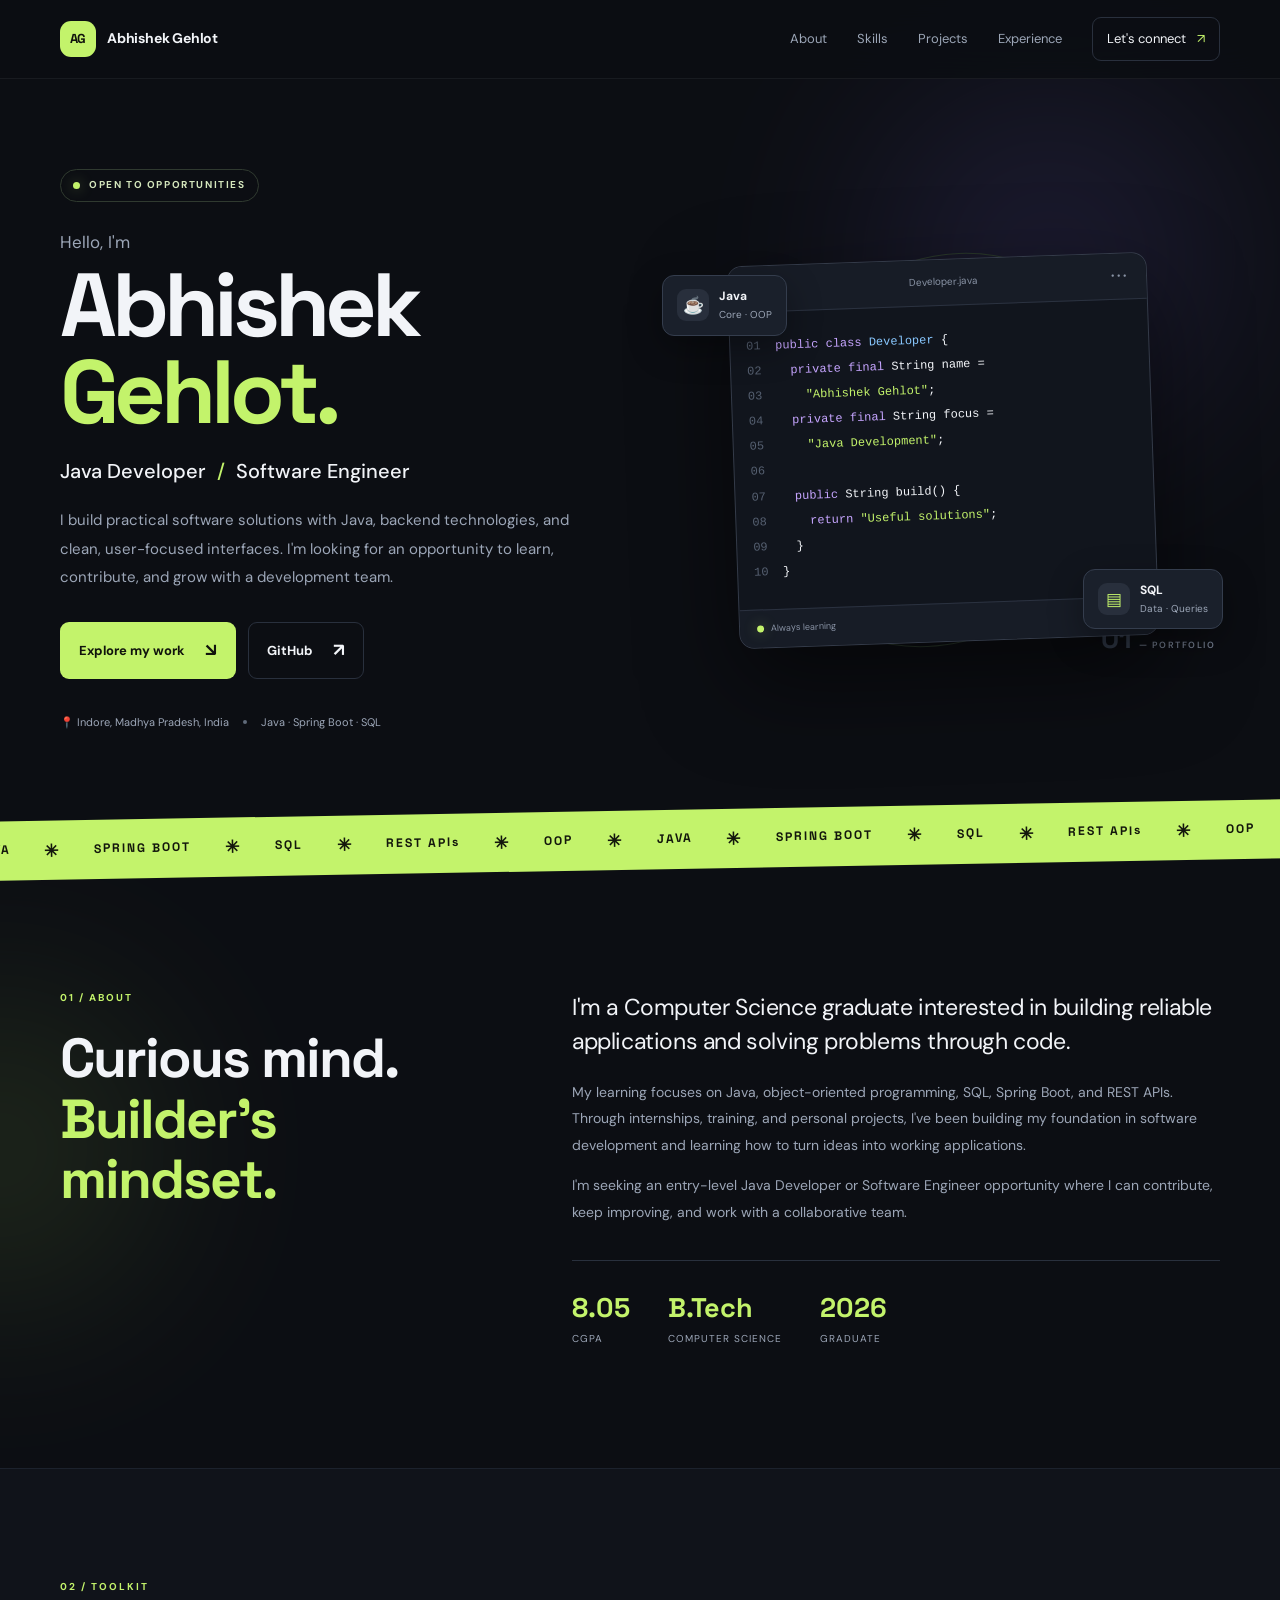
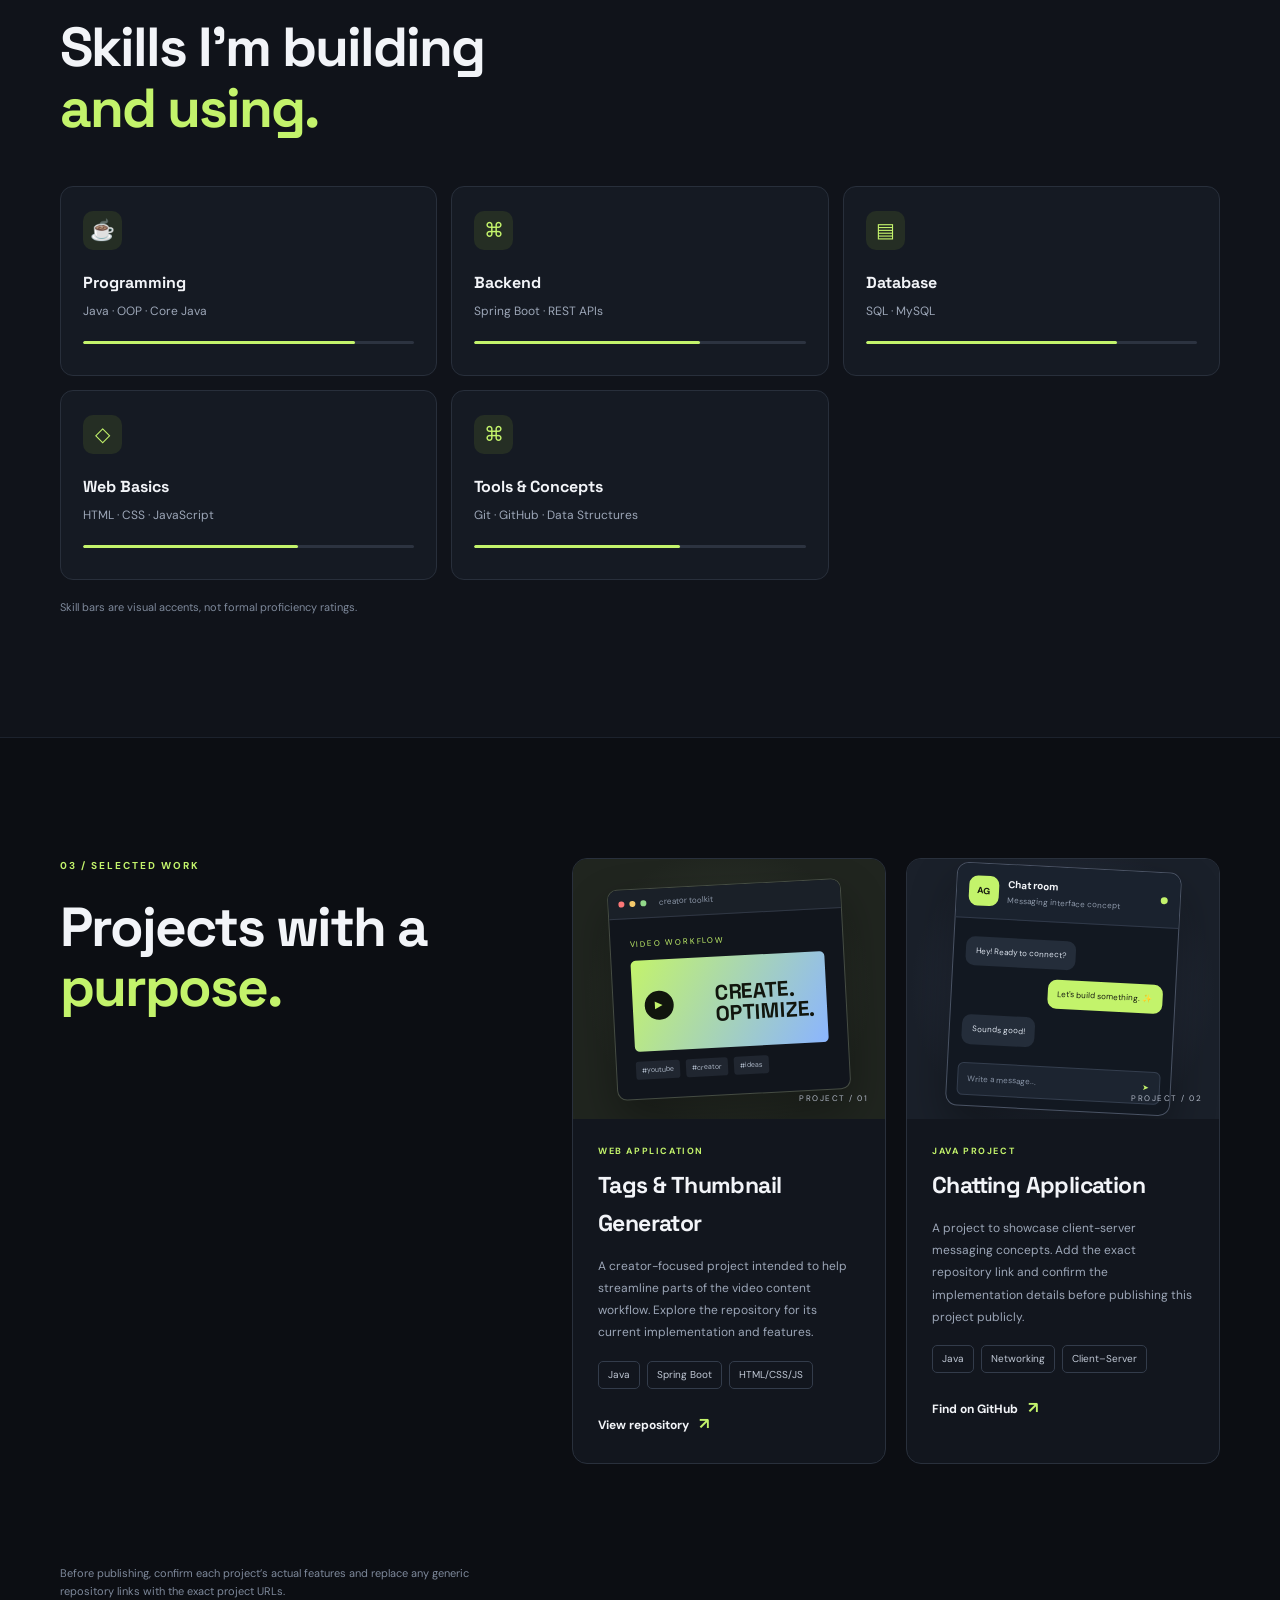
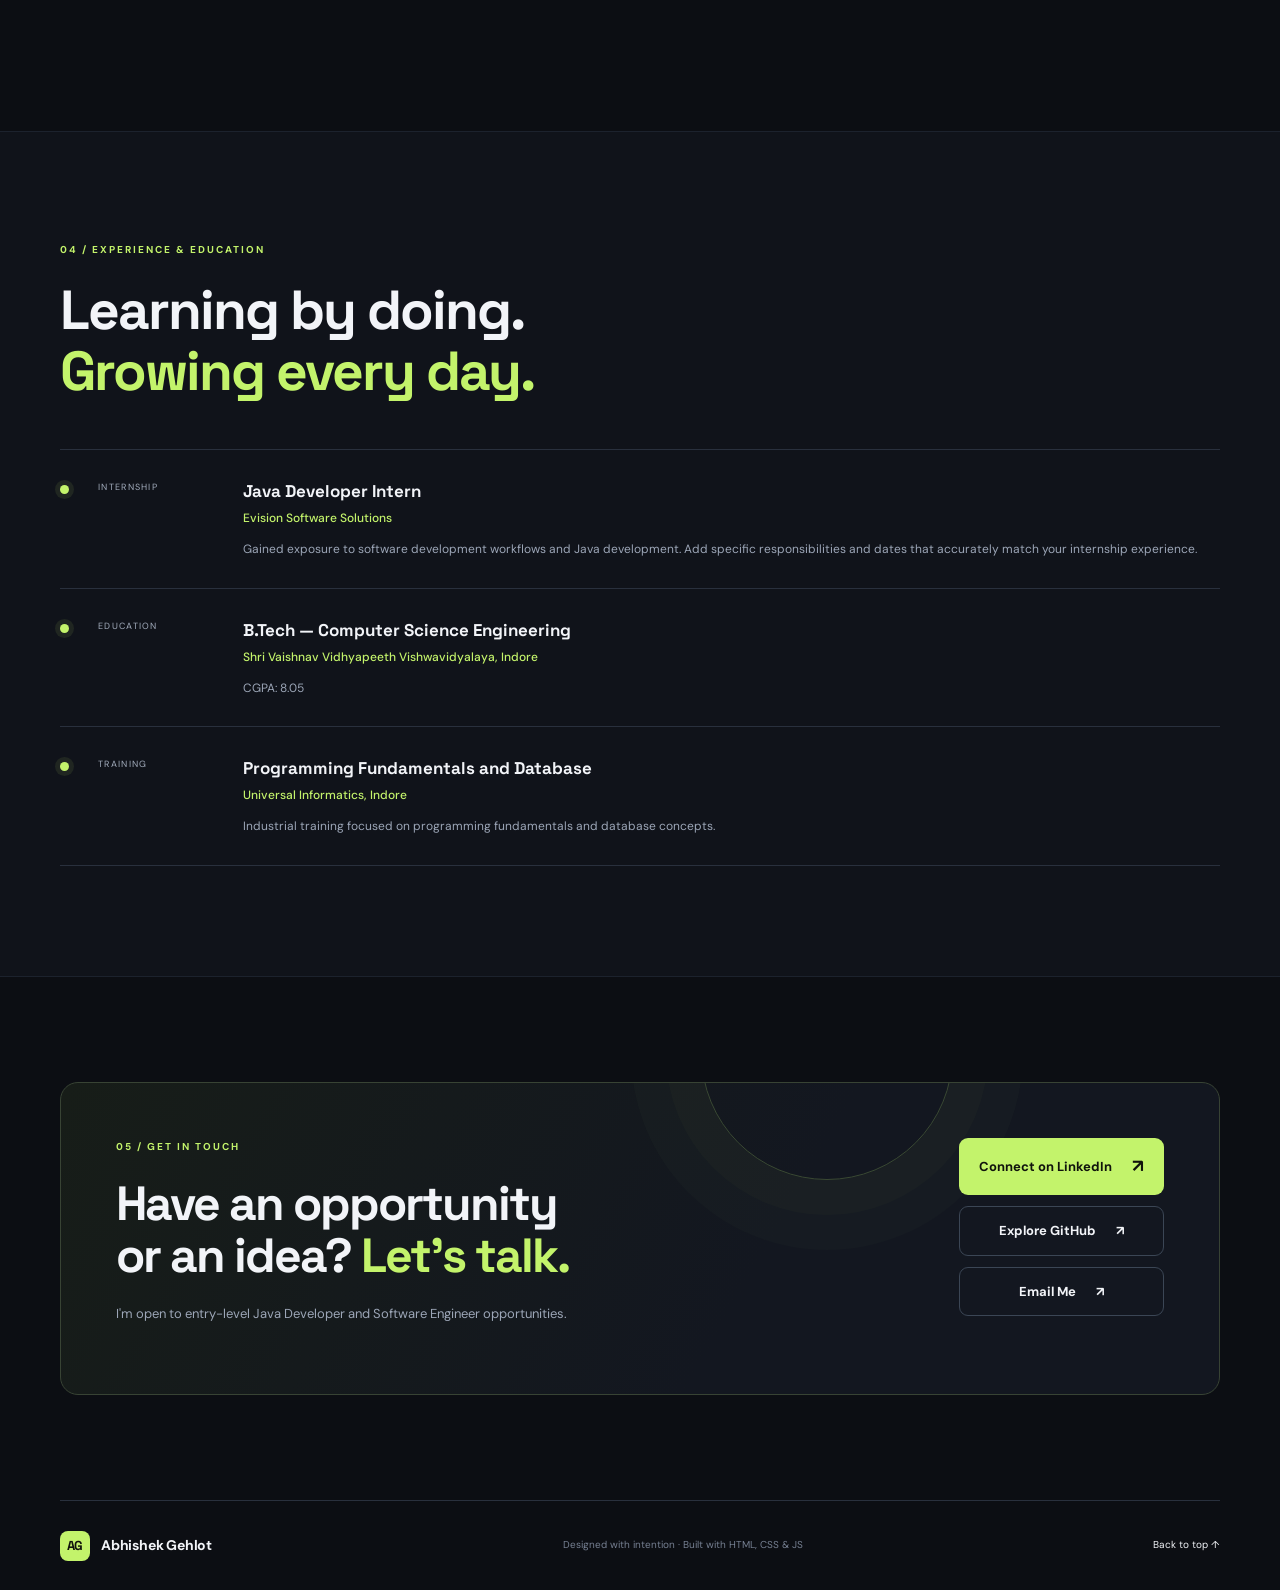
<file: index.html>
<!DOCTYPE html>
<html lang="en">
<head>
  <meta charset="UTF-8" />
  <meta name="viewport" content="width=device-width, initial-scale=1.0" />
  <meta name="description" content="Abhishek Gehlot — Java Developer portfolio, skills, projects, and contact information." />
  <title>Abhishek Gehlot | Java Developer</title>
  <link rel="preconnect" href="https://fonts.googleapis.com">
  <link rel="preconnect" href="https://fonts.gstatic.com" crossorigin>
  <link href="https://fonts.googleapis.com/css2?family=DM+Sans:wght@400;500;600;700&family=Space+Grotesk:wght@400;500;600;700&display=swap" rel="stylesheet">
  <link rel="stylesheet" href="style.css" />
</head>
<body>
  <div class="page-glow glow-one"></div>
  <div class="page-glow glow-two"></div>
  <header class="site-header">
    <nav class="nav container" aria-label="Main navigation">
      <a class="brand" href="#home" aria-label="Abhishek Gehlot home"><span class="brand-mark">AG</span><span>Abhishek Gehlot</span></a>
      <button class="menu-toggle" id="menuToggle" aria-label="Open navigation" aria-expanded="false">☰</button>
      <div class="nav-links" id="navLinks">
        <a href="#about">About</a><a href="#skills">Skills</a><a href="#projects">Projects</a><a href="#experience">Experience</a>
        <a class="nav-cta" href="#contact">Let's connect <span>↗</span></a>
      </div>
    </nav>
  </header>

  <main>
    <section class="hero container" id="home">
      <div class="hero-copy">
        <div class="eyebrow"><span class="status-dot"></span> OPEN TO OPPORTUNITIES</div>
        <p class="hero-intro">Hello, I'm</p>
        <h1>Abhishek<br><span>Gehlot.</span></h1>
        <h2>Java Developer <span class="slash">/</span> Software Engineer</h2>
        <p class="hero-description">I build practical software solutions with Java, backend technologies, and clean, user-focused interfaces. I'm looking for an opportunity to learn, contribute, and grow with a development team.</p>
        <div class="hero-actions">
          <a class="button button-primary" href="#projects">Explore my work <span>↘</span></a>
          <a class="button button-quiet" href="https://github.com/abhishek-gehlot" target="_blank" rel="noreferrer">GitHub <span>↗</span></a>
        </div>
        <div class="hero-meta"><span>📍 Indore, Madhya Pradesh, India</span><span class="meta-divider"></span><span>Java · Spring Boot · SQL</span></div>
      </div>
      <div class="hero-art" aria-label="Decorative developer code card">
        <div class="orbit orbit-a"></div><div class="orbit orbit-b"></div>
        <div class="code-card">
          <div class="code-card-top"><div class="window-dots"><i></i><i></i><i></i></div><span>Developer.java</span><span class="code-menu">•••</span></div>
          <div class="code-body">
            <div><span class="line-no">01</span><span class="purple">public class</span> <span class="blue">Developer</span> {</div>
            <div><span class="line-no">02</span>&nbsp;&nbsp;<span class="purple">private final</span> String name =</div>
            <div><span class="line-no">03</span>&nbsp;&nbsp;&nbsp;&nbsp;<span class="green">"Abhishek Gehlot"</span>;</div>
            <div><span class="line-no">04</span>&nbsp;&nbsp;<span class="purple">private final</span> String focus =</div>
            <div><span class="line-no">05</span>&nbsp;&nbsp;&nbsp;&nbsp;<span class="green">"Java Development"</span>;</div>
            <div><span class="line-no">06</span></div>
            <div><span class="line-no">07</span>&nbsp;&nbsp;<span class="purple">public</span> String build() {</div>
            <div><span class="line-no">08</span>&nbsp;&nbsp;&nbsp;&nbsp;<span class="purple">return</span> <span class="green">"Useful solutions"</span>;</div>
            <div><span class="line-no">09</span>&nbsp;&nbsp;}</div>
            <div><span class="line-no">10</span>}</div>
          </div>
          <div class="code-card-bottom"><span><b class="pulse"></b> Always learning</span><span>UTF-8&nbsp; Java</span></div>
        </div>
        <div class="floating-chip chip-java"><span class="chip-icon">☕</span><span><b>Java</b><small>Core · OOP</small></span></div>
        <div class="floating-chip chip-sql"><span class="chip-icon">▤</span><span><b>SQL</b><small>Data · Queries</small></span></div>
        <div class="hero-number">01 <span>— PORTFOLIO</span></div>
      </div>
    </section>

    <section class="ticker" aria-label="Core technologies"><div class="ticker-track"><span>JAVA</span><i>✳</i><span>SPRING BOOT</span><i>✳</i><span>SQL</span><i>✳</i><span>REST APIs</span><i>✳</i><span>OOP</span><i>✳</i><span>JAVA</span><i>✳</i><span>SPRING BOOT</span><i>✳</i><span>SQL</span><i>✳</i><span>REST APIs</span><i>✳</i><span>OOP</span><i>✳</i></div></section>

    <section class="section container" id="about">
      <div class="section-heading"><p class="section-index">01 / ABOUT</p><h2>Curious mind.<br><span>Builder's mindset.</span></h2></div>
      <div class="about-content">
        <p class="about-lead">I'm a Computer Science graduate interested in building reliable applications and solving problems through code.</p>
        <p>My learning focuses on Java, object-oriented programming, SQL, Spring Boot, and REST APIs. Through internships, training, and personal projects, I've been building my foundation in software development and learning how to turn ideas into working applications.</p>
        <p>I'm seeking an entry-level Java Developer or Software Engineer opportunity where I can contribute, keep improving, and work with a collaborative team.</p>
        <div class="about-facts"><div><span class="fact-number">8.05</span><span class="fact-label">CGPA</span></div><div><span class="fact-number">B.Tech</span><span class="fact-label">Computer Science</span></div><div><span class="fact-number">2026</span><span class="fact-label">Graduate</span></div></div>
      </div>
    </section>

    <section class="section section-muted" id="skills">
      <div class="container">
        <div class="section-heading"><p class="section-index">02 / TOOLKIT</p><h2>Skills I’m building<br><span>and using.</span></h2></div>
        <div class="skills-grid">
          <article class="skill-card"><div class="skill-icon">☕</div><h3>Programming</h3><p>Java · OOP · Core Java</p><div class="skill-line"><span style="width:82%"></span></div></article>
          <article class="skill-card"><div class="skill-icon">⌘</div><h3>Backend</h3><p>Spring Boot · REST APIs</p><div class="skill-line"><span style="width:68%"></span></div></article>
          <article class="skill-card"><div class="skill-icon">▤</div><h3>Database</h3><p>SQL · MySQL</p><div class="skill-line"><span style="width:76%"></span></div></article>
          <article class="skill-card"><div class="skill-icon">◇</div><h3>Web Basics</h3><p>HTML · CSS · JavaScript</p><div class="skill-line"><span style="width:65%"></span></div></article>
          <article class="skill-card"><div class="skill-icon">⌘</div><h3>Tools & Concepts</h3><p>Git · GitHub · Data Structures</p><div class="skill-line"><span style="width:62%"></span></div></article>
        </div>
        <p class="small-note">Skill bars are visual accents, not formal proficiency ratings.</p>
      </div>
    </section>

    <section class="section container" id="projects">
      <div class="section-heading"><p class="section-index">03 / SELECTED WORK</p><h2>Projects with a<br><span>purpose.</span></h2></div>
      <div class="projects-grid">
        <article class="project-card project-featured">
          <div class="project-visual visual-generator"><div class="visual-window"><div class="visual-window-bar"><i></i><i></i><i></i><span>creator toolkit</span></div><div class="visual-content"><div class="visual-label">VIDEO WORKFLOW</div><div class="thumbnail-mock"><span class="play">▶</span><div><b>CREATE.</b><b>OPTIMIZE.</b></div></div><div class="tag-row"><span>#youtube</span><span>#creator</span><span>#ideas</span></div></div></div><span class="visual-corner">PROJECT / 01</span></div>
          <div class="project-info"><div class="project-type">WEB APPLICATION</div><h3>Tags & Thumbnail Generator</h3><p>A creator-focused project intended to help streamline parts of the video content workflow. Explore the repository for its current implementation and features.</p><div class="tag-list"><span>Java</span><span>Spring Boot</span><span>HTML/CSS/JS</span></div><a class="text-link" href="https://github.com/abhishek-gehlot/Tags_And_Thumbnail_Generator" target="_blank" rel="noreferrer">View repository <span>↗</span></a></div>
        </article>
        <article class="project-card">
          <div class="project-visual visual-chat"><div class="chat-window"><div class="chat-head"><span class="chat-avatar">AG</span><div><b>Chat room</b><small>Messaging interface concept</small></div><span class="chat-status"></span></div><div class="chat-messages"><div class="bubble bubble-left">Hey! Ready to connect?</div><div class="bubble bubble-right">Let's build something. ✨</div><div class="bubble bubble-left short">Sounds good!</div></div><div class="chat-input">Write a message... <span>➤</span></div></div><span class="visual-corner">PROJECT / 02</span></div>
          <div class="project-info"><div class="project-type">JAVA PROJECT</div><h3>Chatting Application</h3><p>A project to showcase client-server messaging concepts. Add the exact repository link and confirm the implementation details before publishing this project publicly.</p><div class="tag-list"><span>Java</span><span>Networking</span><span>Client–Server</span></div><a class="text-link" href="https://github.com/abhishek-gehlot" target="_blank" rel="noreferrer">Find on GitHub <span>↗</span></a></div>
        </article>
      </div>
      <p class="project-disclaimer">Before publishing, confirm each project’s actual features and replace any generic repository links with the exact project URLs.</p>
    </section>

    <section class="section section-muted" id="experience">
      <div class="container">
        <div class="section-heading"><p class="section-index">04 / EXPERIENCE & EDUCATION</p><h2>Learning by doing.<br><span>Growing every day.</span></h2></div>
        <div class="timeline">
          <article class="timeline-item"><div class="timeline-marker"></div><div class="timeline-date">INTERNSHIP</div><div class="timeline-body"><h3>Java Developer Intern</h3><h4>Evision Software Solutions</h4><p>Gained exposure to software development workflows and Java development. Add specific responsibilities and dates that accurately match your internship experience.</p></div></article>
          <article class="timeline-item"><div class="timeline-marker"></div><div class="timeline-date">EDUCATION</div><div class="timeline-body"><h3>B.Tech — Computer Science Engineering</h3><h4>Shri Vaishnav Vidhyapeeth Vishwavidyalaya, Indore</h4><p>CGPA: 8.05</p></div></article>
          <article class="timeline-item"><div class="timeline-marker"></div><div class="timeline-date">TRAINING</div><div class="timeline-body"><h3>Programming Fundamentals and Database</h3><h4>Universal Informatics, Indore</h4><p>Industrial training focused on programming fundamentals and database concepts.</p></div></article>
        </div>
      </div>
    </section>

    <section class="contact-section container" id="contact">
      <div class="contact-card"><div><p class="section-index">05 / GET IN TOUCH</p><h2>Have an opportunity<br>or an idea? <span>Let's talk.</span></h2><p class="contact-copy">I'm open to entry-level Java Developer and Software Engineer opportunities.</p></div><div class="contact-actions"><a class="button button-primary" href="https://www.linkedin.com/in/abhishek-gehlot-68874925b/" target="_blank" rel="noreferrer">Connect on LinkedIn <span>↗</span></a><a class="button button-outline" href="https://github.com/abhishek-gehlot" target="_blank" rel="noreferrer">Explore GitHub <span>↗</span></a>
<a class="button button-outline"
   href="mailto:abhishekgehlot012@gmail.com">
  Email Me <span>↗</span>
</a><p class="copy-status" id="copyStatus" aria-live="polite"></p></div></div>
    </section>
  </main>

  <footer class="footer container"><a class="brand" href="#home"><span class="brand-mark">AG</span><span>Abhishek Gehlot</span></a><span>Designed with intention · Built with HTML, CSS & JS</span><a href="#home" class="back-top">Back to top ↑</a></footer>
  <script src="script.js"></script>
</body>
</html>
</file>
<file: style.css>
:root{--bg:#0c0e13;--panel:#131720;--panel2:#171c26;--text:#f2f4f8;--muted:#9ca6b7;--line:#29303d;--accent:#c3f36b;--accent2:#91b7ff;--purple:#b7a1ff;--max:1160px}
*{box-sizing:border-box}html{scroll-behavior:smooth;scroll-padding-top:90px}body{margin:0;background:var(--bg);color:var(--text);font-family:'DM Sans',sans-serif;line-height:1.65;overflow-x:hidden}a{color:inherit;text-decoration:none}.container{width:min(var(--max),calc(100% - 48px));margin-inline:auto}.page-glow{position:absolute;pointer-events:none;filter:blur(100px);opacity:.12;border-radius:50%;z-index:-1}.glow-one{width:360px;height:360px;background:#8f78ff;top:80px;right:4%}.glow-two{width:300px;height:300px;background:#b5ef5c;top:1000px;left:-150px}.site-header{position:sticky;top:0;z-index:20;background:rgba(12,14,19,.82);backdrop-filter:blur(18px);border-bottom:1px solid rgba(255,255,255,.06)}.nav{height:78px;display:flex;align-items:center;justify-content:space-between}.brand{display:inline-flex;align-items:center;gap:11px;font-weight:700;font-size:14px;letter-spacing:-.2px}.brand-mark{display:grid;place-items:center;width:36px;height:36px;background:var(--accent);color:#10130c;border-radius:11px;font-family:'Space Grotesk';font-weight:700;font-size:13px}.nav-links{display:flex;align-items:center;gap:30px;font-size:13px;color:var(--muted)}.nav-links a:hover,.text-link:hover{color:var(--accent)}.nav-cta{color:var(--text)!important;border:1px solid var(--line);padding:10px 14px;border-radius:9px}.nav-cta span{color:var(--accent);margin-left:8px}.menu-toggle{display:none;background:none;color:var(--text);border:1px solid var(--line);border-radius:8px;padding:8px 11px;font-size:20px}.hero{min-height:670px;padding-top:90px;padding-bottom:80px;display:grid;grid-template-columns:1fr 1fr;gap:50px;align-items:center}.eyebrow{display:inline-flex;align-items:center;gap:9px;border:1px solid #303a30;border-radius:100px;padding:7px 12px;font-size:10px;letter-spacing:1.6px;color:#d5e7bd;font-weight:700}.status-dot,.pulse{width:7px;height:7px;border-radius:50%;background:var(--accent);display:inline-block;box-shadow:0 0 14px #c3f36b66}.hero-intro{margin:26px 0 0;color:var(--muted);font-size:17px}.hero h1{font-family:'Space Grotesk',sans-serif;font-size:clamp(58px,7vw,92px);line-height:.98;letter-spacing:-5px;margin:6px 0 18px;font-weight:700}.hero h1 span{color:var(--accent)}.hero h2{font-size:20px;font-weight:500;margin:0 0 18px}.slash{color:var(--accent);padding:0 6px}.hero-description{max-width:510px;color:var(--muted);font-size:15px;line-height:1.9}.hero-actions{display:flex;gap:12px;margin-top:30px;flex-wrap:wrap}.button{display:inline-flex;align-items:center;justify-content:center;gap:20px;padding:13px 18px;border-radius:9px;font-size:13px;font-weight:700;transition:transform .2s,background .2s;border:1px solid transparent}.button:hover{transform:translateY(-2px)}.button-primary{background:var(--accent);color:#10130c}.button-primary:hover{background:#d2ff81}.button-quiet{border-color:var(--line);color:var(--text)}.button-quiet span,.button-primary span{font-size:18px}.hero-meta{display:flex;align-items:center;gap:14px;flex-wrap:wrap;margin-top:34px;font-size:11px;color:var(--muted)}.meta-divider{height:4px;width:4px;background:#606a7a;border-radius:50%}.hero-art{position:relative;min-height:430px;display:grid;place-items:center}.orbit{position:absolute;border:1px solid #303748;border-radius:50%;transform:rotate(-20deg)}.orbit-a{width:410px;height:300px}.orbit-b{width:360px;height:410px;transform:rotate(35deg);border-color:#29372a}.code-card{position:relative;z-index:2;width:min(100%,420px);background:#11151d;border:1px solid #343b49;border-radius:15px;box-shadow:0 35px 90px #0008;overflow:hidden;transform:rotate(-2deg)}.code-card-top,.code-card-bottom{display:flex;align-items:center;justify-content:space-between;padding:14px 17px;background:#171c26;border-bottom:1px solid #2b3240;font-size:10px;color:#8993a5}.window-dots{display:flex;gap:5px}.window-dots i,.visual-window-bar i{width:7px;height:7px;border-radius:50%;background:#fb7777}.window-dots i:nth-child(2),.visual-window-bar i:nth-child(2){background:#f4c96b}.window-dots i:nth-child(3),.visual-window-bar i:nth-child(3){background:#92d88a}.code-menu{letter-spacing:2px}.code-body{padding:22px 16px 24px;font:12px/2.1 ui-monospace,SFMono-Regular,Consolas,monospace;white-space:nowrap;overflow:hidden}.line-no{display:inline-block;width:29px;color:#566071;user-select:none}.purple{color:#c6a5ff}.blue{color:#89c8ff}.green{color:#c3f36b}.code-card-bottom{border:0;border-top:1px solid #2b3240;padding:11px 17px;font-size:9px}.code-card-bottom span:first-child{display:flex;align-items:center;gap:7px}.floating-chip{position:absolute;z-index:3;display:flex;align-items:center;gap:10px;padding:11px 14px;background:#1a202b;border:1px solid #343d4d;border-radius:12px;box-shadow:0 12px 35px #0005}.floating-chip b,.floating-chip small{display:block}.floating-chip b{font-size:12px}.floating-chip small{font-size:10px;color:var(--muted)}.chip-icon{display:grid;place-items:center;width:32px;height:32px;background:#282f3c;border-radius:9px;color:var(--accent);font-size:17px}.chip-java{top:40px;left:-3px}.chip-sql{bottom:36px;right:-3px}.hero-number{position:absolute;bottom:4px;right:5px;font-family:'Space Grotesk';font-size:28px;font-weight:700;color:#394354}.hero-number span{font-family:'DM Sans';font-size:9px;letter-spacing:1.5px;color:#778193;font-weight:600}.ticker{overflow:hidden;background:var(--accent);color:#13170c;padding:15px 0;transform:rotate(-1deg) scale(1.02);width:102%;margin-left:-1%;}.ticker-track{display:flex;align-items:center;justify-content:space-around;gap:32px;white-space:nowrap;font-family:'Space Grotesk';font-size:12px;font-weight:700;letter-spacing:1.8px}.ticker i{font-style:normal;font-size:17px}.section{padding-top:120px;padding-bottom:120px;display:grid;grid-template-columns:.8fr 1.2fr;gap:80px}.section-heading .section-index,.section-index{font-size:10px;letter-spacing:2px;color:var(--accent);font-weight:700;margin:0 0 22px}.section-heading h2,.contact-card h2{font-family:'Space Grotesk';font-size:clamp(36px,4.4vw,55px);line-height:1.1;letter-spacing:-2px;margin:0}.section-heading h2 span,.contact-card h2 span{color:var(--accent)}.about-content{max-width:650px}.about-lead{font-size:23px;line-height:1.5;letter-spacing:-.4px;margin:0 0 20px}.about-content p:not(.about-lead){color:var(--muted);font-size:14px;line-height:1.9}.about-facts{display:flex;gap:38px;margin-top:35px;padding-top:25px;border-top:1px solid var(--line)}.about-facts>div{display:flex;flex-direction:column}.fact-number{font-family:'Space Grotesk';font-size:27px;font-weight:700;color:var(--accent)}.fact-label{font-size:10px;letter-spacing:1px;color:var(--muted);text-transform:uppercase}.section-muted{display:block;background:#10131a;border-block:1px solid #1c222d;padding-block:110px}.section-muted .section-heading{margin-bottom:48px}.skills-grid{display:grid;grid-template-columns:repeat(3,1fr);gap:14px}.skill-card{background:#151a23;border:1px solid #282f3b;border-radius:13px;padding:24px 22px;min-height:190px;transition:border-color .2s,transform .2s}.skill-card:hover{border-color:#647a4b;transform:translateY(-3px)}.skill-icon{display:grid;place-items:center;width:39px;height:39px;border-radius:10px;background:#252e24;color:var(--accent);font-size:20px;margin-bottom:20px}.skill-card h3{font-family:'Space Grotesk';font-size:16px;margin:0 0 6px}.skill-card p{font-size:12px;color:var(--muted);margin:0 0 19px}.skill-line{height:3px;background:#2c3340;border-radius:9px;overflow:hidden}.skill-line span{height:100%;display:block;background:var(--accent);border-radius:9px}.small-note,.project-disclaimer{font-size:11px;color:#7e899b;margin-top:18px}.section-muted .section-heading h2{margin-bottom:0}.projects-grid{display:grid;grid-template-columns:1fr 1fr;gap:20px}.project-card{border:1px solid #29303c;border-radius:15px;overflow:hidden;background:#12161e;transition:transform .2s,border-color .2s}.project-card:hover{transform:translateY(-4px);border-color:#485642}.project-visual{height:260px;position:relative;display:grid;place-items:center;overflow:hidden}.visual-generator{background:radial-gradient(circle at 50% 50%,#343b31,#20251f 70%)}.visual-window{width:75%;background:#11151c;border:1px solid #454c43;border-radius:10px;overflow:hidden;box-shadow:0 20px 45px #0005;transform:rotate(-3deg)}.visual-window-bar{height:29px;background:#1a2028;border-bottom:1px solid #303744;display:flex;align-items:center;gap:5px;padding:0 10px}.visual-window-bar i{width:6px;height:6px;border-radius:50%}.visual-window-bar span{font-size:8px;color:#8d98a9;margin-left:8px}.visual-content{padding:19px}.visual-label{font-size:8px;color:var(--accent);letter-spacing:1.8px;margin-bottom:10px}.thumbnail-mock{height:91px;background:linear-gradient(120deg,#c3f36b,#8bb5ff);border-radius:5px;display:flex;align-items:center;justify-content:space-between;padding:12px;color:#11150d}.thumbnail-mock div{display:flex;flex-direction:column;font-family:'Space Grotesk';font-size:21px;line-height:1}.play{width:29px;height:29px;display:grid;place-items:center;border-radius:50%;background:#11150d;color:var(--accent);font-size:10px}.tag-row{display:flex;gap:6px;margin-top:10px}.tag-row span{font-size:7px;color:#aab5c4;background:#202630;border-radius:3px;padding:3px 6px}.visual-corner{position:absolute;bottom:14px;right:17px;font-size:8px;letter-spacing:1.5px;color:#b0b7c5}.visual-chat{background:radial-gradient(circle at 50% 50%,#30394c,#1a202a 75%)}.chat-window{width:72%;border:1px solid #4a5364;border-radius:12px;background:#121821;box-shadow:0 20px 45px #0005;overflow:hidden;transform:rotate(3deg)}.chat-head{display:flex;align-items:center;gap:9px;padding:12px;background:#1a222e;border-bottom:1px solid #303949}.chat-avatar{display:grid;place-items:center;width:30px;height:30px;border-radius:9px;background:var(--accent);color:#15180f;font-size:9px;font-weight:700}.chat-head b,.chat-head small{display:block}.chat-head b{font-size:10px}.chat-head small{font-size:8px;color:#8e99aa}.chat-status{margin-left:auto;width:7px;height:7px;background:var(--accent);border-radius:50%}.chat-messages{padding:18px 12px;min-height:116px;display:flex;flex-direction:column;gap:10px}.bubble{padding:8px 10px;border-radius:9px;font-size:8px;max-width:85%}.bubble-left{align-self:flex-start;background:#242d3a;color:#dce3ed}.bubble-right{align-self:flex-end;background:#c3f36b;color:#171b10}.bubble.short{max-width:55%}.chat-input{margin:0 10px 10px;padding:9px;background:#1c2430;border:1px solid #343e4e;border-radius:6px;color:#8793a5;font-size:8px;display:flex;justify-content:space-between}.chat-input span{color:var(--accent)}.project-info{padding:25px}.project-type{font-size:9px;letter-spacing:1.6px;color:var(--accent);font-weight:700}.project-info h3{font-family:'Space Grotesk';font-size:23px;letter-spacing:-.6px;margin:8px 0}.project-info p{font-size:12px;color:var(--muted);line-height:1.85;min-height:67px}.tag-list{display:flex;gap:7px;flex-wrap:wrap;margin:17px 0 22px}.tag-list span{font-size:10px;padding:5px 9px;border:1px solid #333c4b;border-radius:5px;color:#c1c9d6}.text-link{font-size:12px;font-weight:700}.text-link span{color:var(--accent);margin-left:7px;font-size:16px}.project-disclaimer{margin-top:20px}.timeline{border-top:1px solid var(--line)}.timeline-item{display:grid;grid-template-columns:18px 125px 1fr;gap:20px;padding:27px 0;border-bottom:1px solid var(--line);position:relative}.timeline-marker{width:9px;height:9px;border-radius:50%;background:var(--accent);margin-top:8px;box-shadow:0 0 0 5px #c3f36b16}.timeline-date{font-size:9px;letter-spacing:1.3px;color:#a3adbd;padding-top:3px}.timeline-body h3{font-family:'Space Grotesk';font-size:17px;margin:0 0 4px}.timeline-body h4{font-size:12px;color:var(--accent);font-weight:500;margin:0 0 10px}.timeline-body p{font-size:12px;color:var(--muted);margin:0;line-height:1.8}.contact-section{padding-block:105px}.contact-card{border:1px solid #384334;background:linear-gradient(120deg,#171d18,#131720 60%);border-radius:18px;padding:55px;display:flex;align-items:center;justify-content:space-between;gap:35px;position:relative;overflow:hidden}.contact-card:after{content:"";position:absolute;width:250px;height:250px;border:1px solid #3a4933;border-radius:50%;right:23%;top:-155px;box-shadow:0 0 0 35px #c3f36b05,0 0 0 70px #c3f36b04;pointer-events:none}.contact-card h2{font-size:clamp(33px,4vw,48px)}.contact-copy{font-size:13px;color:var(--muted);margin-top:20px}.contact-actions{display:flex;flex-direction:column;gap:11px;min-width:205px;z-index:1}.button-outline{border-color:#3b4655}.copy-email{background:transparent;border:0;color:#aab4c4;font:inherit;font-size:11px;cursor:pointer;padding:8px}.copy-email:hover{color:var(--accent)}.copy-status{font-size:10px;color:var(--accent);text-align:center;min-height:12px;margin:0}.footer{border-top:1px solid var(--line);min-height:90px;display:flex;align-items:center;justify-content:space-between;gap:20px;color:#778193;font-size:10px}.footer .brand{color:var(--text)}.footer .brand-mark{width:30px;height:30px;border-radius:8px}.back-top{color:var(--text)}
@media(max-width:850px){.hero{grid-template-columns:1fr;gap:30px;padding-top:65px}.hero-copy{max-width:650px}.hero-art{min-height:390px;max-width:600px;width:100%;margin:auto}.section{grid-template-columns:1fr;gap:32px;padding-block:85px}.section-heading h2 br{display:none}.skills-grid{grid-template-columns:repeat(2,1fr)}.contact-card{padding:38px;align-items:flex-start;flex-direction:column}.contact-actions{width:100%;max-width:300px}.projects-grid{gap:14px}.project-visual{height:220px}}
@media(max-width:600px){.container{width:calc(100% - 34px)}.nav{height:68px}.menu-toggle{display:block}.nav-links{display:none;position:absolute;top:68px;left:0;right:0;background:#11151d;border-bottom:1px solid var(--line);padding:18px 24px 24px;flex-direction:column;align-items:stretch;gap:18px}.nav-links.open{display:flex}.nav-cta{text-align:center}.hero{padding-top:55px;padding-bottom:55px;min-height:auto}.hero h1{font-size:64px;letter-spacing:-3.5px}.hero h2{font-size:17px}.hero-description{font-size:13px}.hero-art{min-height:340px}.code-card{width:92%}.code-body{font-size:10px;padding:17px 10px}.line-no{width:23px}.orbit-a{width:300px;height:235px}.orbit-b{width:275px;height:330px}.chip-java{top:7px;left:0}.chip-sql{bottom:15px;right:0}.floating-chip{padding:8px 10px}.chip-icon{width:27px;height:27px}.hero-number{font-size:21px;bottom:-4px}.ticker{padding:12px 0}.ticker-track{justify-content:flex-start;gap:22px;font-size:10px}.section{padding-block:75px}.section-heading h2,.contact-card h2{font-size:39px}.about-lead{font-size:19px}.about-facts{gap:22px}.fact-number{font-size:23px}.fact-label{font-size:8px}.section-muted{padding-block:75px}.skills-grid{grid-template-columns:1fr 1fr;gap:10px}.skill-card{padding:17px 14px;min-height:175px}.skill-card h3{font-size:14px}.skill-card p{font-size:10px}.skill-icon{margin-bottom:14px}.projects-grid{grid-template-columns:1fr}.project-visual{height:235px}.project-info{padding:22px}.project-info p{min-height:auto}.timeline-item{grid-template-columns:12px 1fr;gap:12px}.timeline-date{grid-column:2}.timeline-body{grid-column:2}.contact-section{padding-block:65px}.contact-card{padding:27px 22px}.footer{padding-block:20px;flex-wrap:wrap}.footer>span{order:3;width:100%}}
</file>
